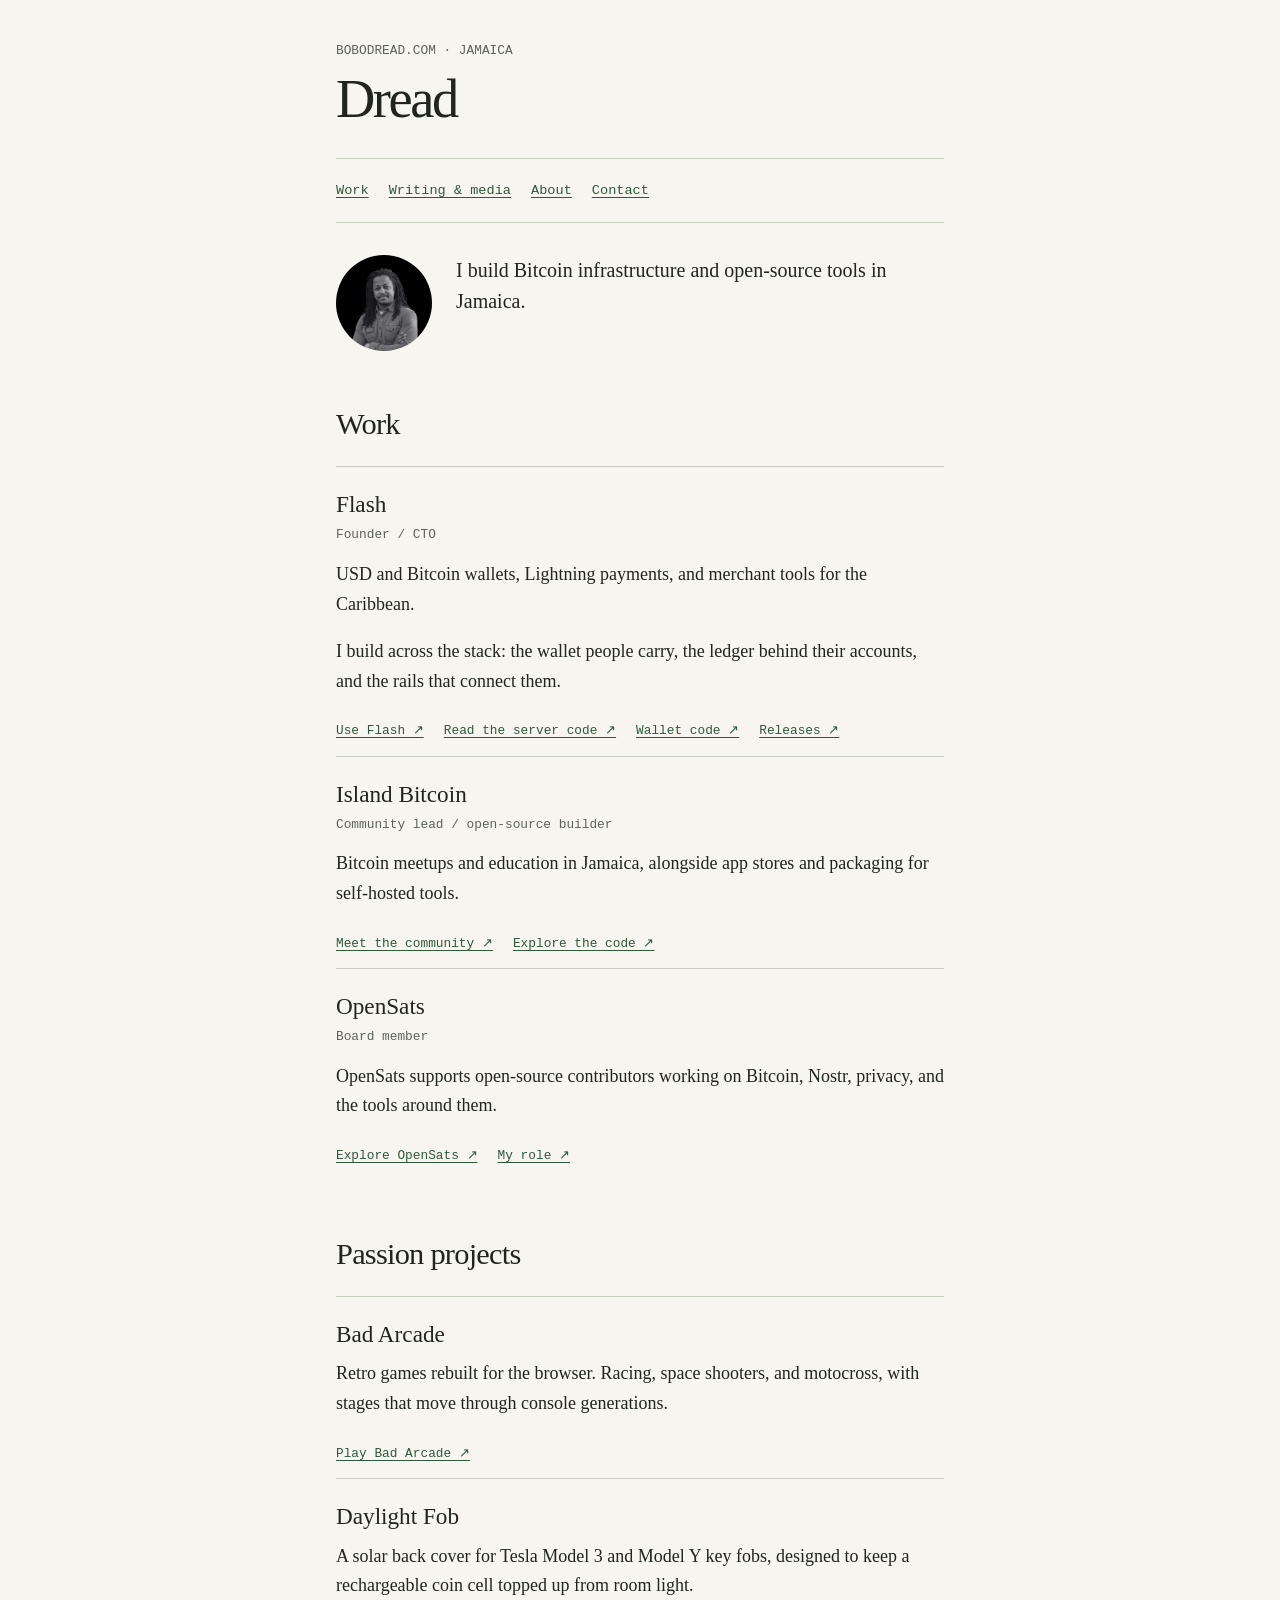
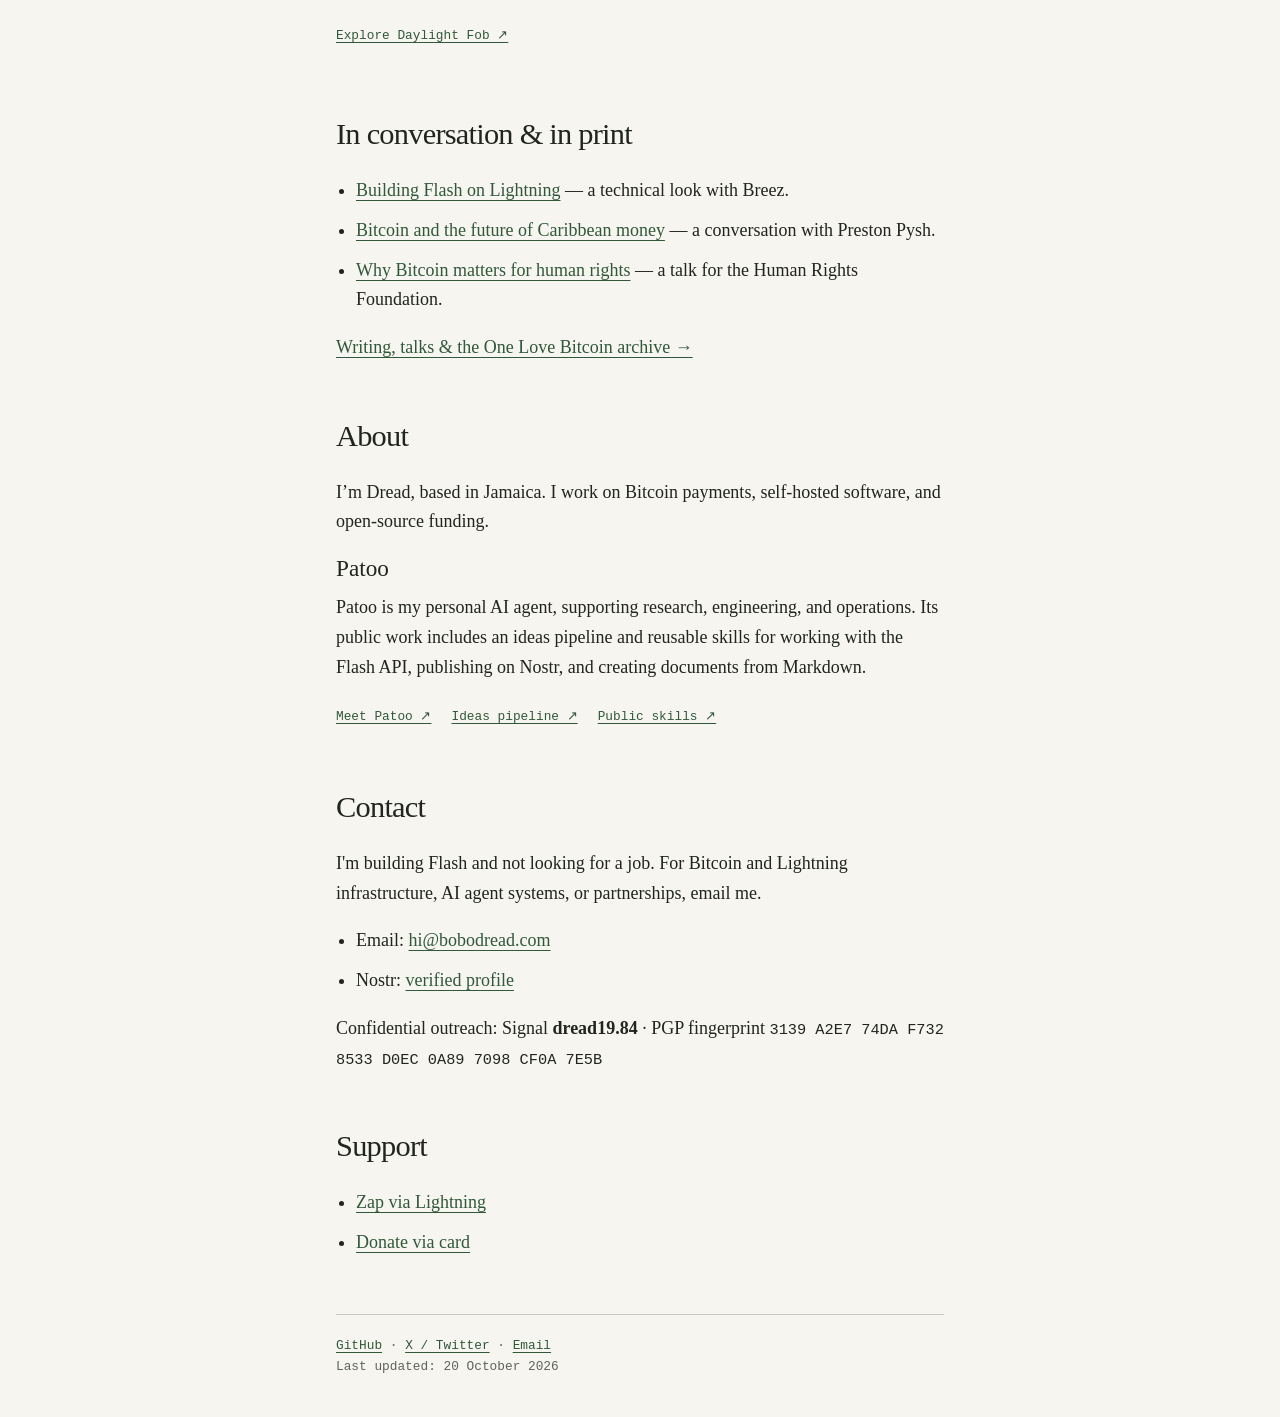
<file: index.html>
<!DOCTYPE html>
<html lang="en">
<head>
  <meta charset="UTF-8">
  <meta name="viewport" content="width=device-width, initial-scale=1">
  <title>Dread</title>
  <meta name="description" content="Bitcoin infrastructure and open-source tools. Flash, Island Bitcoin, OpenSats, and Patoo.">
  <link rel="canonical" href="https://bobodread.com/">
  <meta property="og:title" content="Dread">
  <meta property="og:description" content="Bitcoin infrastructure and open-source tools. Flash, Island Bitcoin, OpenSats, and Patoo.">
  <meta property="og:url" content="https://bobodread.com/">
  <meta property="og:type" content="website">
  <meta property="og:image" content="https://bobodread.com/social-card.png">
  <meta name="twitter:card" content="summary_large_image">
  <meta name="twitter:title" content="Dread">
  <meta name="twitter:description" content="Bitcoin infrastructure and open-source tools. Flash, Island Bitcoin, OpenSats, and Patoo.">
  <meta name="twitter:image" content="https://bobodread.com/social-card.png">
  <link rel="icon" href="data:image/svg+xml,&lt;svg xmlns='http://www.w3.org/2000/svg' viewBox='0 0 100 100'&gt;&lt;text y='.9em' font-size='90'&gt;🏝️&lt;/text&gt;&lt;/svg&gt;">
  <link rel="stylesheet" href="/style.css">
</head>
<body>
<a class="skip" href="#main">Skip to content</a>
<header>
<p class="kicker">BOBODREAD.COM · JAMAICA</p>
<h1>Dread</h1>
<nav aria-label="Main navigation"><a href="/#work">Work</a><a href="/media">Writing &amp; media</a><a href="/#about">About</a><a href="/#contact">Contact</a></nav></header>
<main id="main">
<div class="intro">
<img class="me" src="/photo.png" width="500" height="500" alt="Portrait of Dread">
<p>I build Bitcoin infrastructure and open-source tools in Jamaica.</p>
</div>
<section id="work" aria-labelledby="work-title">
<h2 id="work-title">Work</h2>
<article id="flash">
<h3>Flash</h3><p class="role">Founder / CTO</p>
<p>USD and Bitcoin wallets, Lightning payments, and merchant tools for the Caribbean.</p>
<p>I build across the stack: the wallet people carry, the ledger behind their accounts, and the rails that connect them.</p>
<div class="links"><a href="https://getflash.io">Use Flash ↗</a><a href="https://github.com/lnflash/flash">Read the server code ↗</a><a href="https://github.com/lnflash/flash-mobile">Wallet code ↗</a><a href="https://github.com/lnflash/flash-mobile/releases">Releases ↗</a></div>
</article>
<article id="islandbitcoin">
<h3>Island Bitcoin</h3><p class="role">Community lead / open-source builder</p>
<p>Bitcoin meetups and education in Jamaica, alongside app stores and packaging for self-hosted tools.</p>
<div class="links"><a href="https://community.islandbitcoin.com">Meet the community ↗</a><a href="https://github.com/islandbitcoin">Explore the code ↗</a></div>
</article>
<article id="opensats">
<h3>OpenSats</h3><p class="role">Board member</p>
<p>OpenSats supports open-source contributors working on Bitcoin, Nostr, privacy, and the tools around them.</p>
<div class="links"><a href="https://opensats.org">Explore OpenSats ↗</a><a href="https://opensats.org/about/dread">My role ↗</a></div>
</article>
</section>
<section id="passion-projects" aria-labelledby="passion-title">
<h2 id="passion-title">Passion projects</h2>
<article id="bad-arcade">
<h3>Bad Arcade</h3>
<p>Retro games rebuilt for the browser. Racing, space shooters, and motocross, with stages that move through console generations.</p>
<div class="links"><a href="https://badarcade.xyz">Play Bad Arcade ↗</a></div>
</article>
<article id="daylight-fob">
<h3>Daylight Fob</h3>
<p>A solar back cover for Tesla Model 3 and Model Y key fobs, designed to keep a rechargeable coin cell topped up from room light.</p>
<div class="links"><a href="https://daylightfob.com">Explore Daylight Fob ↗</a></div>
</article>
</section>
<section aria-labelledby="reading-title">
<h2 id="reading-title">In conversation &amp; in print</h2>
<ul>
<li><a href="/media#breez">Building Flash on Lightning</a> — a technical look with Breez.</li>
<li><a href="/media#bitcoin-fundamentals">Bitcoin and the future of Caribbean money</a> — a conversation with Preston Pysh.</li>
<li><a href="/media#human-rights">Why Bitcoin matters for human rights</a> — a talk for the Human Rights Foundation.</li>
</ul>
<p><a href="/media">Writing, talks &amp; the One Love Bitcoin archive →</a></p>
</section>
<section id="about" aria-labelledby="about-title">
<h2 id="about-title">About</h2>
<p>I’m Dread, based in Jamaica. I work on Bitcoin payments, self-hosted software, and open-source funding.</p>
<h3 id="patoo">Patoo</h3>
<p>Patoo is my personal AI agent, supporting research, engineering, and operations. Its public work includes an ideas pipeline and reusable skills for working with the Flash API, publishing on Nostr, and creating documents from Markdown.</p>
<div class="links"><a href="https://patoo.ai">Meet Patoo ↗</a><a href="https://patoo.ai/ideas">Ideas pipeline ↗</a><a href="https://patoo.ai/skills.html">Public skills ↗</a></div>
</section>
<section aria-labelledby="contact">
  <h2 id="contact">Contact</h2>

  <p>I'm building Flash and not looking for a job. For Bitcoin and Lightning infrastructure, AI agent systems, or partnerships, email me.</p>

  <ul>
    <li>Email: <a href="mailto:hi@bobodread.com">hi@bobodread.com</a></li>
    <li>Nostr: <a href="https://njump.me/npub1qqqqqq0u2gj96tdfvqymdqn739k4s0h9rzdwyegfmalv28j7a5ssh5ntu2">verified profile</a></li>
  </ul>

  <p>
    Confidential outreach: Signal <strong>dread19.84</strong> ·
    PGP fingerprint <code>3139 A2E7 74DA F732 8533 D0EC 0A89 7098 CF0A 7E5B</code>
  </p>

</section>
<section aria-labelledby="support">
  <h2 id="support">Support</h2>

  <ul>
    <li><a href="https://pay.flashapp.me/dreadmax?amount=0&amp;sats=0&amp;unit=CENT&amp;memo=Tip%20for%20Dread&amp;display=USD&amp;currency=USD">Zap via Lightning</a></li>
    <li><a href="https://www.fygaro.com/en/pb/93b0f6b8-652f-4965-8387-2285e3c92df0/">Donate via card</a></li>
  </ul>

</section>
</main>
<footer><a href="https://github.com/islandbitcoin">GitHub</a> · <a href="https://twitter.com/polevaultdream">X / Twitter</a> · <a href="mailto:hi@bobodread.com">Email</a><br>Last updated: <time datetime="2026-10-20">20 October 2026</time></footer>
</body>
</html>
</file>
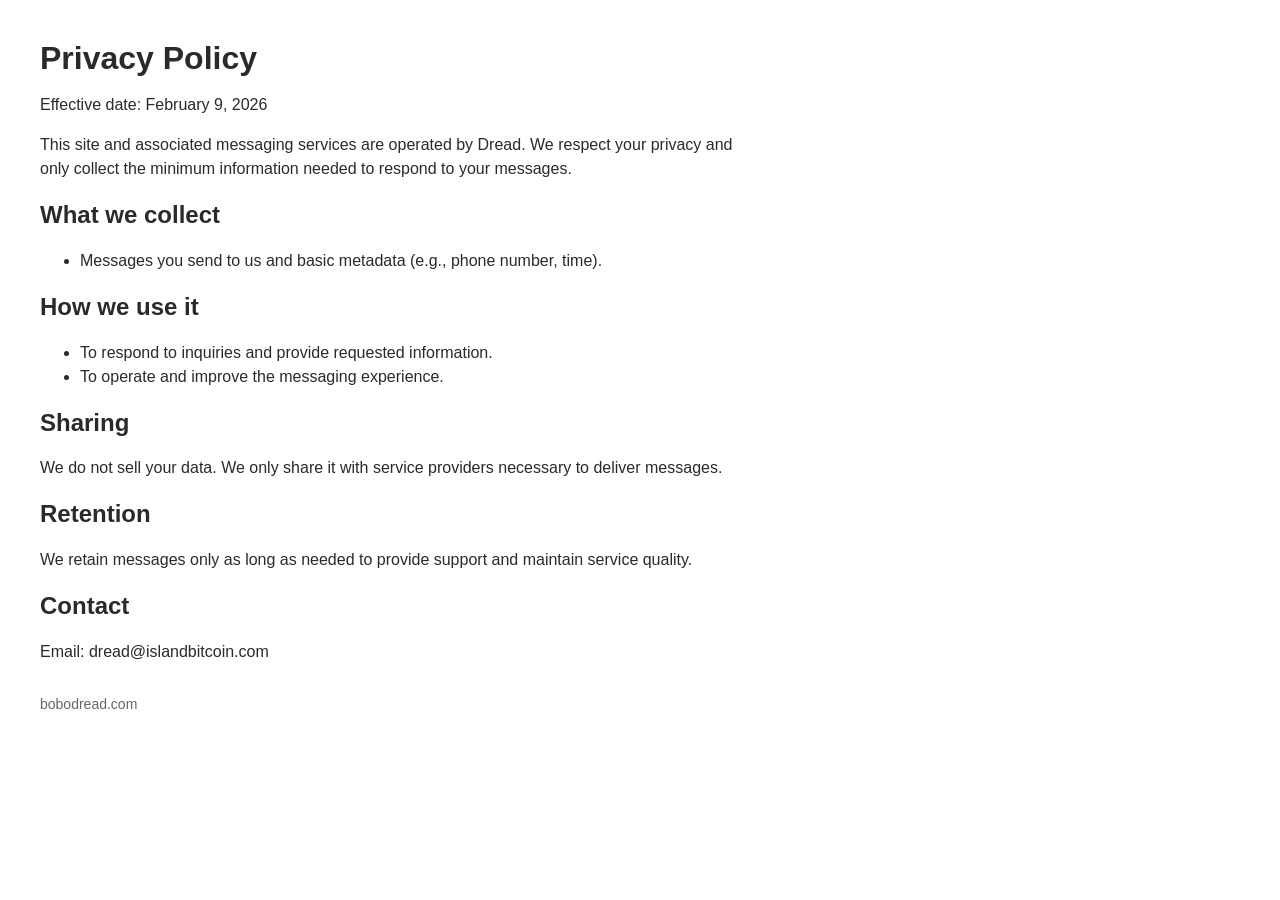
<file: privacy/index.html>
<!doctype html>
<html lang="en">
<head>
  <meta charset="utf-8" />
  <meta name="viewport" content="width=device-width,initial-scale=1" />
  <title>Privacy Policy | bobodread.com</title>
  <style>
    :root { color-scheme: light; }
    body { font-family: -apple-system, BlinkMacSystemFont, "Segoe UI", Roboto, Inter, Arial, sans-serif; margin: 40px; color: #2a2a2a; background: #fff; }
    main { max-width: 720px; }
    h1 { margin-bottom: 8px; }
    p, li { line-height: 1.5; }
    footer { margin-top: 32px; font-size: 14px; color: #666; }
  </style>
</head>
<body>
  <main>
    <h1>Privacy Policy</h1>
    <p>Effective date: February 9, 2026</p>
    <p>
      This site and associated messaging services are operated by Dread.
      We respect your privacy and only collect the minimum information needed to respond to your messages.
    </p>
    <h2>What we collect</h2>
    <ul>
      <li>Messages you send to us and basic metadata (e.g., phone number, time).</li>
    </ul>
    <h2>How we use it</h2>
    <ul>
      <li>To respond to inquiries and provide requested information.</li>
      <li>To operate and improve the messaging experience.</li>
    </ul>
    <h2>Sharing</h2>
    <p>We do not sell your data. We only share it with service providers necessary to deliver messages.</p>
    <h2>Retention</h2>
    <p>We retain messages only as long as needed to provide support and maintain service quality.</p>
    <h2>Contact</h2>
    <p>Email: dread@islandbitcoin.com</p>
    <footer>bobodread.com</footer>
  </main>
</body>
</html>
</file>
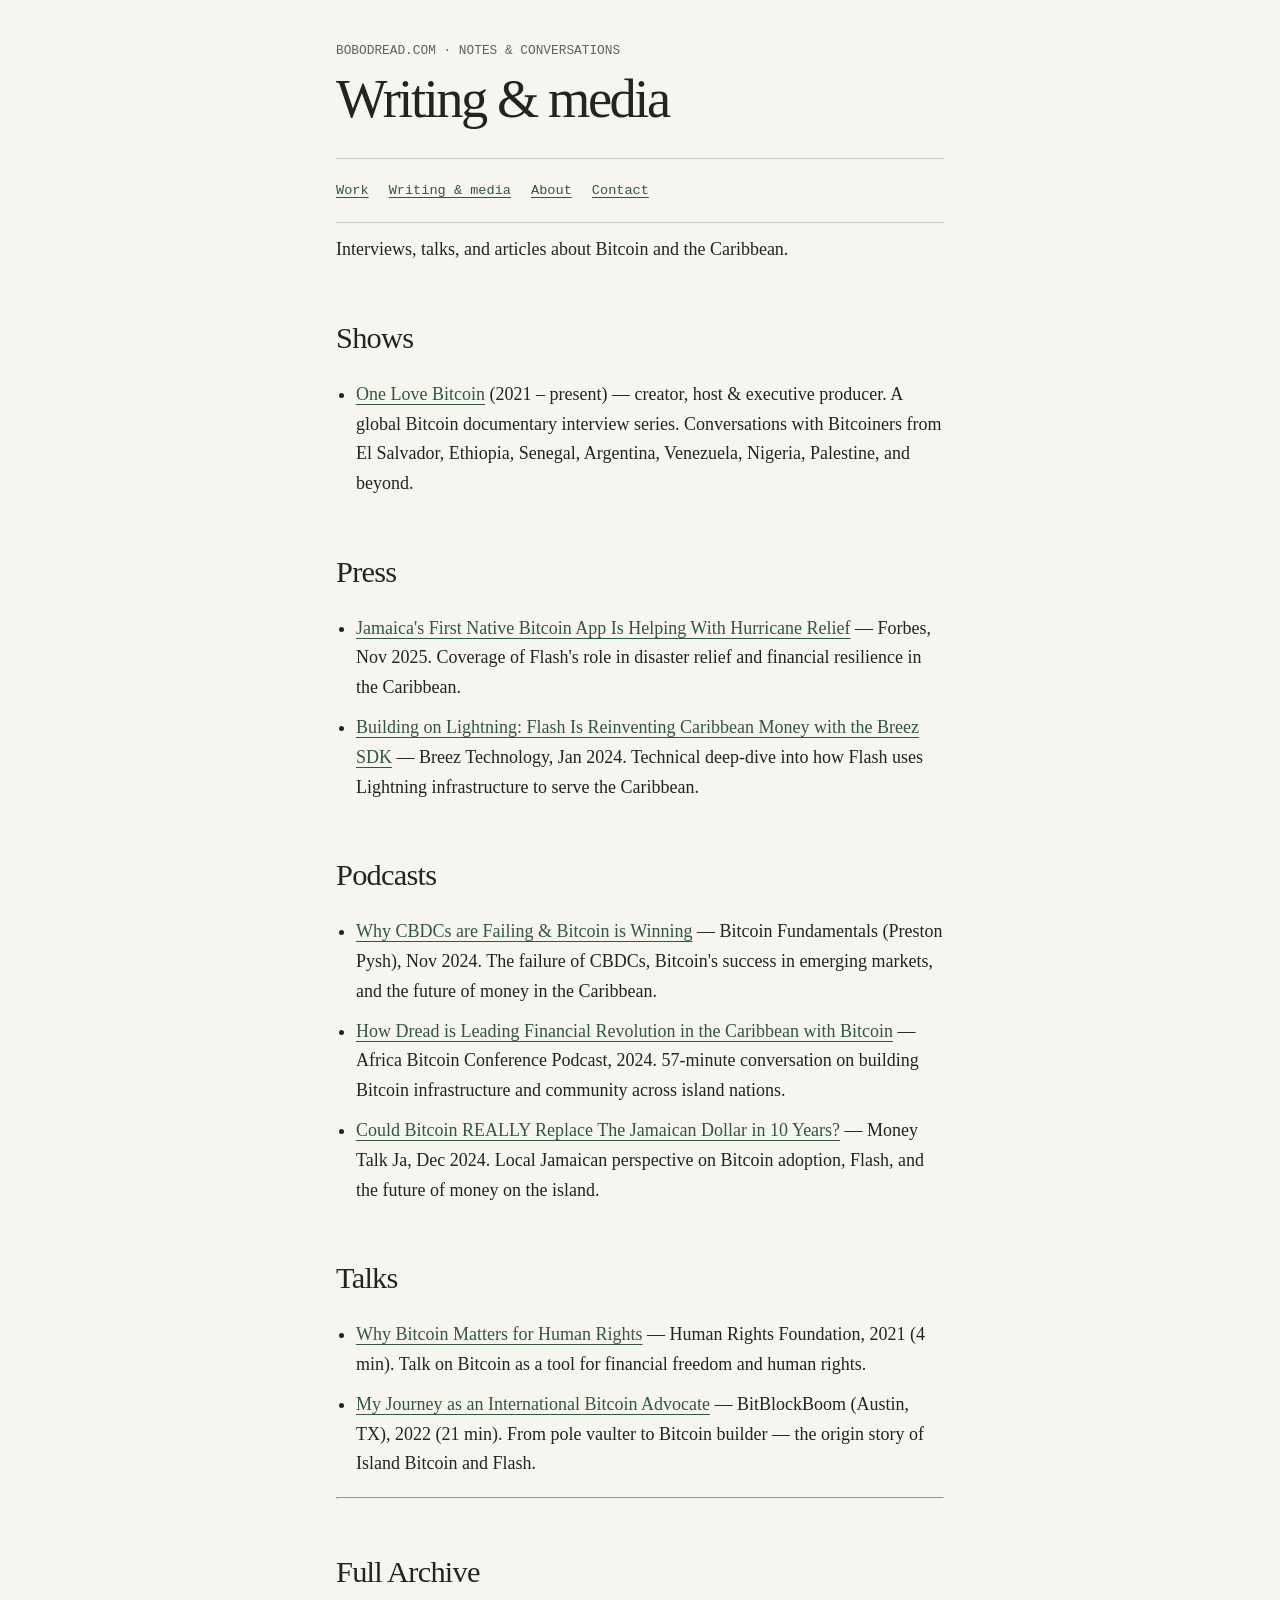
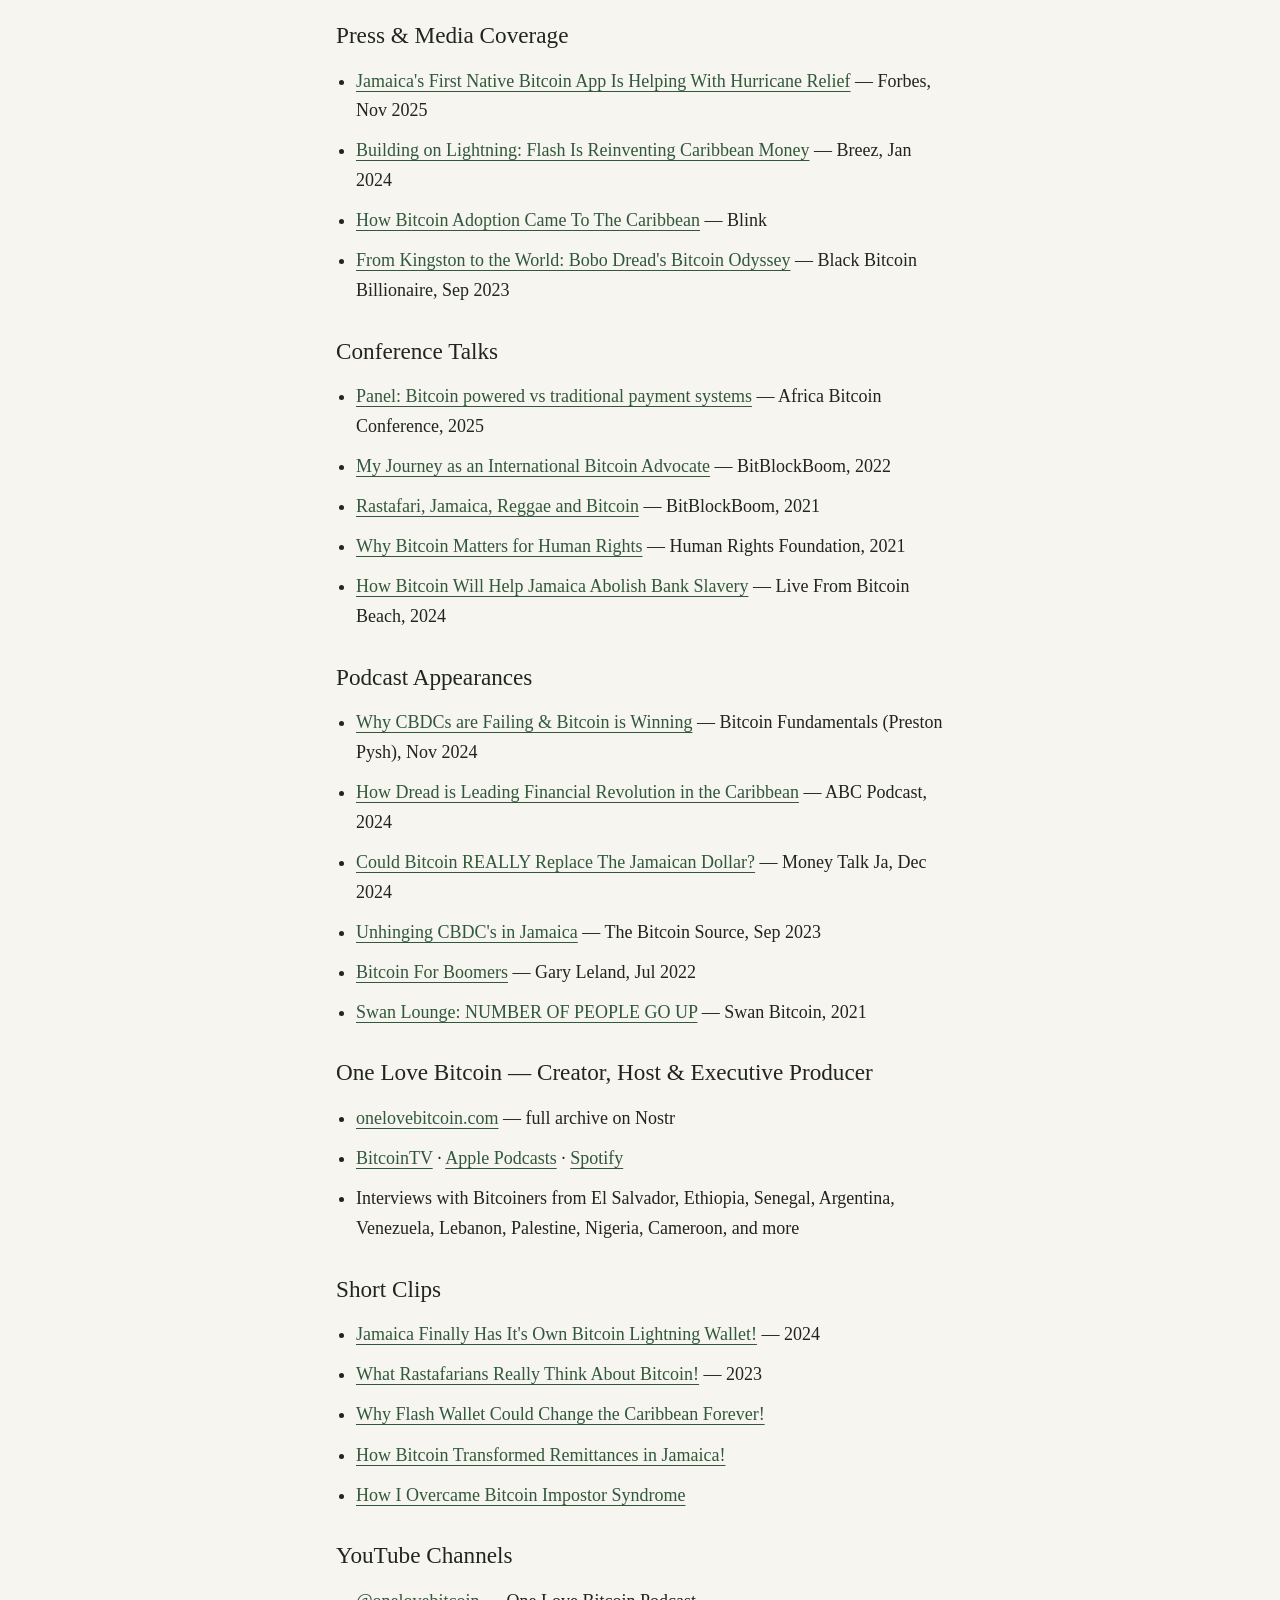
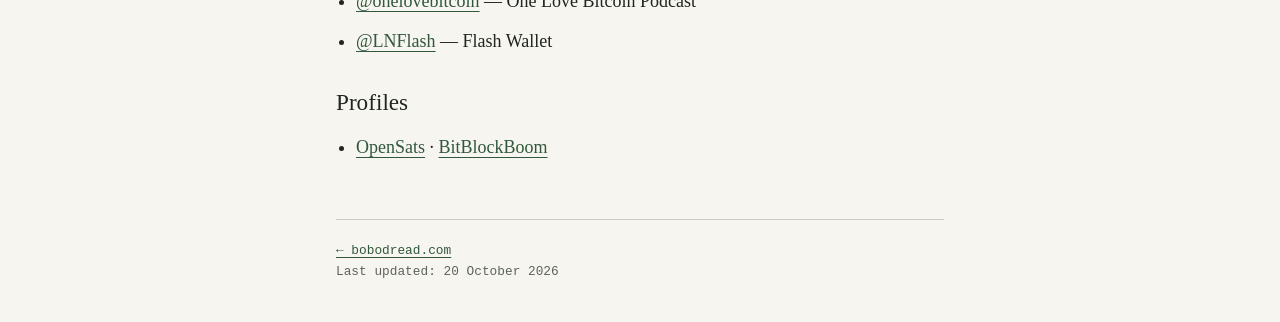
<file: media.html>
<!DOCTYPE html>
<html lang="en">
<head>
  <meta charset="UTF-8">
  <meta name="viewport" content="width=device-width, initial-scale=1">
  <title>Writing &amp; Media — Dread</title>
  <meta name="description" content="Press, talks, podcasts, and the One Love Bitcoin archive — Dread.">
  <link rel="canonical" href="https://bobodread.com/media">
  <meta property="og:title" content="Writing &amp; Media — Dread">
  <meta property="og:description" content="Press, talks, podcasts, and the One Love Bitcoin archive — Dread.">
  <meta property="og:url" content="https://bobodread.com/media">
  <meta property="og:type" content="website">
  <meta property="og:image" content="https://bobodread.com/social-card.png">
  <meta name="twitter:card" content="summary_large_image">
  <meta name="twitter:title" content="Writing &amp; Media — Dread">
  <meta name="twitter:description" content="Press, talks, podcasts, and the One Love Bitcoin archive — Dread.">
  <meta name="twitter:image" content="https://bobodread.com/social-card.png">
  <link rel="icon" href="data:image/svg+xml,&lt;svg xmlns='http://www.w3.org/2000/svg' viewBox='0 0 100 100'&gt;&lt;text y='.9em' font-size='90'&gt;🏝️&lt;/text&gt;&lt;/svg&gt;">
  <link rel="stylesheet" href="/style.css">
</head>
<body>
<a class="skip" href="#main">Skip to content</a>
<header><p class="kicker">BOBODREAD.COM · NOTES &amp; CONVERSATIONS</p><h1>Writing &amp; media</h1><nav aria-label="Main navigation"><a href="/#work">Work</a><a href="/media">Writing &amp; media</a><a href="/#about">About</a><a href="/#contact">Contact</a></nav></header><main id="main"><p>Interviews, talks, and articles about Bitcoin and the Caribbean.</p>  <h2>Shows</h2>

  <ul>
    <li>
      <a href="https://onelovebitcoin.com">One Love Bitcoin</a> (2021 – present) —
      creator, host &amp; executive producer. A global Bitcoin documentary interview
      series. Conversations with Bitcoiners
      from El Salvador, Ethiopia, Senegal, Argentina, Venezuela, Nigeria, Palestine,
      and beyond.
    </li>
  </ul>

  <h2 id="press">Press</h2>

  <ul>
    <li id="melissa">
      <a href="https://www.forbes.com/sites/frankcorva/2025/11/20/jamaicas-first-native-bitcoin-app-is-helping-with-hurricane-relief/">Jamaica's First Native Bitcoin App Is Helping With Hurricane Relief</a>
      — Forbes, Nov 2025. Coverage of Flash's role in disaster relief and financial
      resilience in the Caribbean.
    </li>
    <li id="breez">
      <a href="https://medium.com/breez-technology/building-on-lightning-flash-is-reinventing-caribbean-money-with-the-breez-sdk-d26ef8b81fb8">Building on Lightning: Flash Is Reinventing Caribbean Money with the Breez SDK</a>
      — Breez Technology, Jan 2024. Technical deep-dive into how Flash uses Lightning
      infrastructure to serve the Caribbean.
    </li>
  </ul>

  <h2>Podcasts</h2>

  <ul>
    <li id="bitcoin-fundamentals">
      <a href="https://www.youtube.com/watch?v=Sujfz1pESVc">Why CBDCs are Failing &amp; Bitcoin is Winning</a>
      — Bitcoin Fundamentals (Preston Pysh), Nov 2024. The failure of CBDCs, Bitcoin's
      success in emerging markets, and the future of money in the Caribbean.
    </li>
    <li>
      <a href="https://youtube.com/watch?v=SpeCEBMCg0w">How Dread is Leading Financial Revolution in the Caribbean with Bitcoin</a>
      — Africa Bitcoin Conference Podcast, 2024. 57-minute conversation on building
      Bitcoin infrastructure and community across island nations.
    </li>
    <li>
      <a href="https://youtube.com/watch?v=6-WkorrmfCg">Could Bitcoin REALLY Replace The Jamaican Dollar in 10 Years?</a>
      — Money Talk Ja, Dec 2024. Local Jamaican perspective on Bitcoin adoption,
      Flash, and the future of money on the island.
    </li>
  </ul>

  <h2>Talks</h2>

  <ul>
    <li id="human-rights">
      <a href="https://youtube.com/watch?v=BUQBwudHyNM">Why Bitcoin Matters for Human Rights</a>
      — Human Rights Foundation, 2021 (4 min). Talk on Bitcoin as a
      tool for financial freedom and human rights.
    </li>
    <li>
      <a href="https://youtube.com/watch?v=KCXDw9VOnFo">My Journey as an International Bitcoin Advocate</a>
      — BitBlockBoom (Austin, TX), 2022 (21 min). From pole vaulter to Bitcoin
      builder — the origin story of Island Bitcoin and Flash.
    </li>
  </ul>

  <hr>

  <h2>Full Archive</h2>

  <h3>Press &amp; Media Coverage</h3>
  <ul>
    <li><a href="https://www.forbes.com/sites/frankcorva/2025/11/20/jamaicas-first-native-bitcoin-app-is-helping-with-hurricane-relief/">Jamaica's First Native Bitcoin App Is Helping With Hurricane Relief</a> — Forbes, Nov 2025</li>
    <li><a href="https://medium.com/breez-technology/building-on-lightning-flash-is-reinventing-caribbean-money-with-the-breez-sdk-d26ef8b81fb8">Building on Lightning: Flash Is Reinventing Caribbean Money</a> — Breez, Jan 2024</li>
    <li><a href="https://www.blink.sv/blog/how-bitcoin-adoption-came-to-the-caribbean">How Bitcoin Adoption Came To The Caribbean</a> — Blink</li>
    <li><a href="https://www.blackbitcoinbillionaire.com/untitled-15/">From Kingston to the World: Bobo Dread's Bitcoin Odyssey</a> — Black Bitcoin Billionaire, Sep 2023</li>
  </ul>

  <h3>Conference Talks</h3>
  <ul>
    <li><a href="https://afrobitcoin.sched.com/">Panel: Bitcoin powered vs traditional payment systems</a> — Africa Bitcoin Conference, 2025</li>
    <li><a href="https://youtube.com/watch?v=KCXDw9VOnFo">My Journey as an International Bitcoin Advocate</a> — BitBlockBoom, 2022</li>
    <li><a href="https://youtube.com/watch?v=ljJmv8XpkdE">Rastafari, Jamaica, Reggae and Bitcoin</a> — BitBlockBoom, 2021</li>
    <li><a href="https://youtube.com/watch?v=BUQBwudHyNM">Why Bitcoin Matters for Human Rights</a> — Human Rights Foundation, 2021</li>
    <li><a href="https://youtube.com/watch?v=sAj-ZwEuh4Q">How Bitcoin Will Help Jamaica Abolish Bank Slavery</a> — Live From Bitcoin Beach, 2024</li>
  </ul>

  <h3>Podcast Appearances</h3>
  <ul>
    <li><a href="https://www.youtube.com/watch?v=Sujfz1pESVc">Why CBDCs are Failing &amp; Bitcoin is Winning</a> — Bitcoin Fundamentals (Preston Pysh), Nov 2024</li>
    <li><a href="https://youtube.com/watch?v=SpeCEBMCg0w">How Dread is Leading Financial Revolution in the Caribbean</a> — ABC Podcast, 2024</li>
    <li><a href="https://youtube.com/watch?v=6-WkorrmfCg">Could Bitcoin REALLY Replace The Jamaican Dollar?</a> — Money Talk Ja, Dec 2024</li>
    <li><a href="https://youtube.com/watch?v=t8EwNmUahUQ">Unhinging CBDC's in Jamaica</a> — The Bitcoin Source, Sep 2023</li>
    <li><a href="https://music.amazon.com/podcasts/53d211e8-f990-4fc3-b289-baac039a3b25/episodes/f0dc9197-fe4c-4b7d-b36b-30f67a54904d/bitcoin-for-boomers-with-gary-leland-july-23-2022-w-bobo-dread">Bitcoin For Boomers</a> — Gary Leland, Jul 2022</li>
    <li><a href="https://youtube.com/watch?v=Uy96YHvl1OY">Swan Lounge: NUMBER OF PEOPLE GO UP</a> — Swan Bitcoin, 2021</li>
  </ul>

  <h3>One Love Bitcoin — Creator, Host &amp; Executive Producer</h3>
  <ul>
    <li><a href="https://onelovebitcoin.com">onelovebitcoin.com</a> — full archive on Nostr</li>
    <li><a href="https://bitcointv.com/c/onelovebitcoin">BitcoinTV</a> · <a href="https://podcasts.apple.com/jm/podcast/one-love-bitcoin/id1576425654">Apple Podcasts</a> · <a href="https://open.spotify.com/show/32uTvyrpwkI8X6vNqa9wq6">Spotify</a></li>
    <li>Interviews with Bitcoiners from El Salvador, Ethiopia, Senegal, Argentina, Venezuela, Lebanon, Palestine, Nigeria, Cameroon, and more</li>
  </ul>

  <h3>Short Clips</h3>
  <ul>
    <li><a href="https://youtube.com/watch?v=fZmYssPl9z0">Jamaica Finally Has It's Own Bitcoin Lightning Wallet!</a> — 2024</li>
    <li><a href="https://youtube.com/watch?v=V0gRQTSSyYY">What Rastafarians Really Think About Bitcoin!</a> — 2023</li>
    <li><a href="https://youtube.com/shorts/uCe1UL7NxUI">Why Flash Wallet Could Change the Caribbean Forever!</a></li>
    <li><a href="https://youtube.com/shorts/rQi9eTbWWF0">How Bitcoin Transformed Remittances in Jamaica!</a></li>
    <li><a href="https://youtube.com/shorts/IF_9HecdIlA">How I Overcame Bitcoin Impostor Syndrome</a></li>
  </ul>

  <h3>YouTube Channels</h3>
  <ul>
    <li><a href="https://youtube.com/@onelovebitcoin">@onelovebitcoin</a> — One Love Bitcoin Podcast</li>
    <li><a href="https://youtube.com/@LNFlash">@LNFlash</a> — Flash Wallet</li>
  </ul>

  <h3>Profiles</h3>
  <ul>
    <li><a href="https://opensats.org/about/dread">OpenSats</a> · <a href="https://bitblockboom.com/bobo-dread/">BitBlockBoom</a></li>
  </ul>

</main><footer><a href="/">← bobodread.com</a><br>Last updated: <time datetime="2026-10-20">20 October 2026</time></footer></body></html>
</file>
<file: style.css>
:root { color-scheme: light dark; --bg:#f7f5ef; --ink:#20251f; --muted:#5c6459; --line:#c8cbbf; --link:#31583b; }
* { box-sizing:border-box; }
html { scroll-padding-top:2rem; }
body { max-width:72ch; margin:0 auto; padding:2.5rem 1.25rem; background:var(--bg); color:var(--ink); font:18px/1.65 Georgia, 'Times New Roman', serif; overflow-wrap:anywhere; }
a { color:var(--link); text-underline-offset:0.2em; text-decoration-thickness:1px; }
a:hover { text-decoration-thickness:2px; }
a:focus-visible { outline:3px solid var(--link); outline-offset:5px; }
nav { display:flex; flex-wrap:wrap; gap:.25rem 1.25rem; padding:.8rem 0; border-top:1px solid var(--line); border-bottom:1px solid var(--line); font: .85rem/1.6 ui-monospace, monospace; }
nav a { display:inline-block; padding:.5rem 0; }
h1,h2,h3 { line-height:1.15; font-weight:normal; }
h1 { font-size:clamp(2.25rem,6vw,3.4rem); letter-spacing:-.045em; margin:.4rem 0 1.75rem; }
h2 { font-size:1.9rem; margin:0 0 1.5rem; letter-spacing:-.025em; }
h3 { font-size:1.45rem; margin:0 0 .4rem; }
p { margin:.75rem 0 1.1rem; }
section { margin-top:3.5rem; }
article { border-top:1px solid var(--line); padding:1.5rem 0 .5rem; }
.kicker,.role,footer,.links { font-family:ui-monospace, SFMono-Regular, Consolas, monospace; font-size:.8rem; }
.kicker { color:var(--muted); margin:0; }
.role { color:var(--muted); margin:.25rem 0 .9rem; }
.intro { display:flex; align-items:flex-start; gap:1.5rem; margin-top:2rem; }
.intro p { margin:0; font-size:1.25rem; line-height:1.55; }
img.me { width:96px; height:96px; flex-shrink:0; border-radius:50%; }
.links { display:flex; flex-wrap:wrap; gap:.35rem 1.25rem; }
.links a { padding:.4rem 0; }
ul { padding-left:1.25rem; }
li { margin:.65rem 0; }
code { font-size:.85em; overflow-wrap:anywhere; }
footer { margin-top:3.5rem; padding-top:1.25rem; border-top:1px solid var(--line); color:var(--muted); }
.skip { position:absolute; left:-9999px; }
.skip:focus { position:static; }
@media (max-width:480px) { body { padding:1.5rem 1.1rem; } .intro { gap:1rem; } img.me { width:68px; height:68px; } .intro p { font-size:1.1rem; } }
@media (prefers-color-scheme:dark) { :root { --bg:#161a17; --ink:#e8e9df; --muted:#afb6a8; --line:#464e43; --link:#b7d69d; } }
main > h2 { margin-top:3.5rem; }
main > h3 { margin-top:2rem; }
</file>
